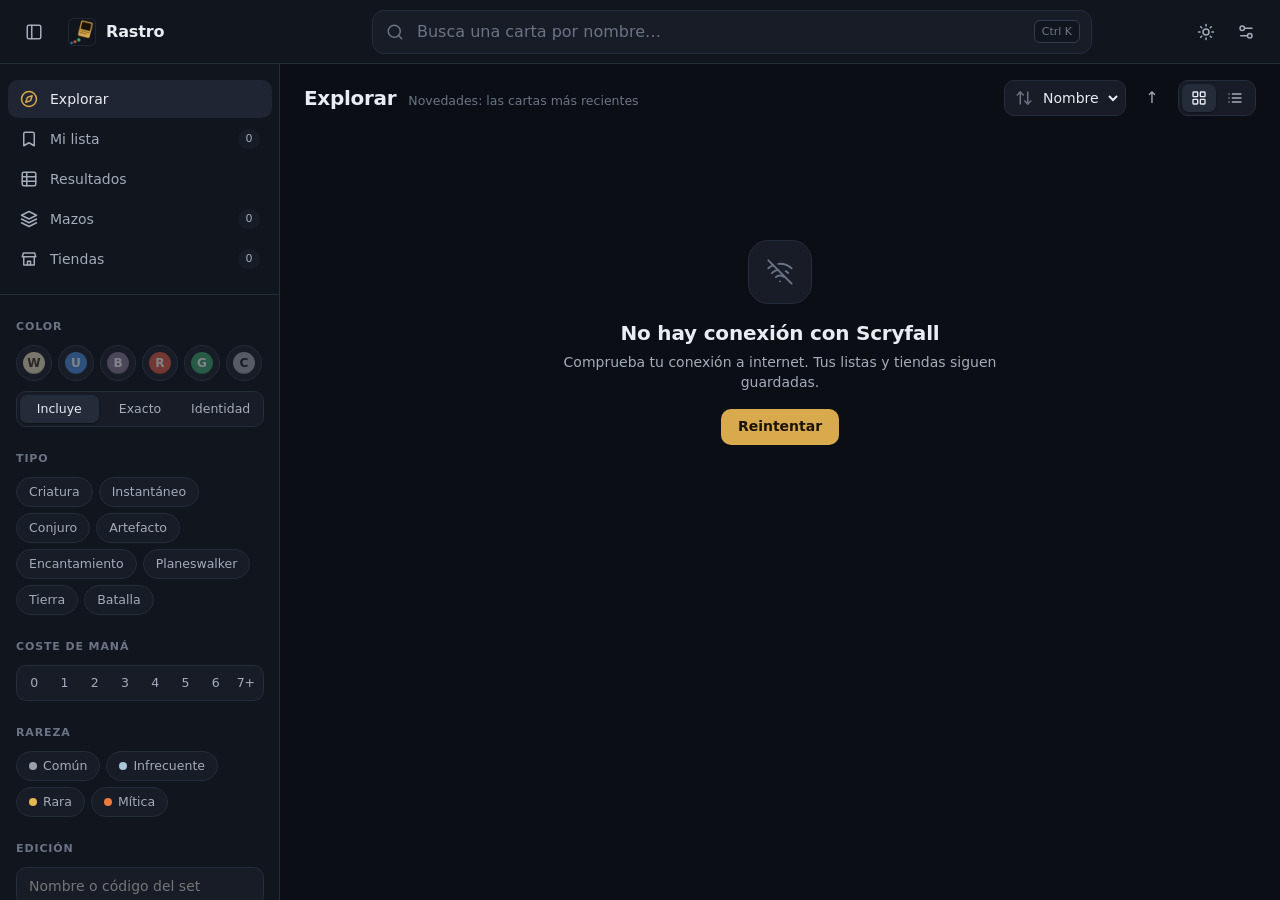
<file: ui/index.html>
<!doctype html>
<html lang="es" data-theme="dark">
<head>
<meta charset="utf-8">
<meta name="viewport" content="width=device-width, initial-scale=1">
<title>Rastro</title>
<link rel="icon" href="logo.png">
<link rel="stylesheet" href="theme.css">
<link rel="stylesheet" href="app.css">
</head>
<body>

<!-- Iconos lineales (estilo Lucide, trazo 2) -->
<svg width="0" height="0" style="position:absolute" aria-hidden="true">
  <defs>
    <symbol id="i-search" viewBox="0 0 24 24"><circle cx="11" cy="11" r="8"/><path d="m21 21-4.3-4.3"/></symbol>
    <symbol id="i-x" viewBox="0 0 24 24"><path d="M18 6 6 18"/><path d="m6 6 12 12"/></symbol>
    <symbol id="i-plus" viewBox="0 0 24 24"><path d="M5 12h14"/><path d="M12 5v14"/></symbol>
    <symbol id="i-check" viewBox="0 0 24 24"><path d="M20 6 9 17l-5-5"/></symbol>
    <symbol id="i-grid" viewBox="0 0 24 24"><rect width="7" height="7" x="3" y="3" rx="1"/><rect width="7" height="7" x="14" y="3" rx="1"/><rect width="7" height="7" x="14" y="14" rx="1"/><rect width="7" height="7" x="3" y="14" rx="1"/></symbol>
    <symbol id="i-list" viewBox="0 0 24 24"><path d="M8 6h13"/><path d="M8 12h13"/><path d="M8 18h13"/><path d="M3 6h.01"/><path d="M3 12h.01"/><path d="M3 18h.01"/></symbol>
    <symbol id="i-sun" viewBox="0 0 24 24"><circle cx="12" cy="12" r="4"/><path d="M12 2v2"/><path d="M12 20v2"/><path d="m4.93 4.93 1.41 1.41"/><path d="m17.66 17.66 1.41 1.41"/><path d="M2 12h2"/><path d="M20 12h2"/><path d="m6.34 17.66-1.41 1.41"/><path d="m19.07 4.93-1.41 1.41"/></symbol>
    <symbol id="i-moon" viewBox="0 0 24 24"><path d="M12 3a6 6 0 0 0 9 9 9 9 0 1 1-9-9Z"/></symbol>
    <symbol id="i-panel" viewBox="0 0 24 24"><rect width="18" height="18" x="3" y="3" rx="2"/><path d="M9 3v18"/></symbol>
    <symbol id="i-compass" viewBox="0 0 24 24"><circle cx="12" cy="12" r="10"/><path d="m16.24 7.76-2.12 6.36-6.36 2.12 2.12-6.36 6.36-2.12z"/></symbol>
    <symbol id="i-bookmark" viewBox="0 0 24 24"><path d="m19 21-7-4-7 4V5a2 2 0 0 1 2-2h10a2 2 0 0 1 2 2v16z"/></symbol>
    <symbol id="i-store" viewBox="0 0 24 24"><path d="M3 9h18l-1.5-5h-15z"/><path d="M5 9v11h14V9"/><path d="M10 20v-5h4v5"/></symbol>
    <symbol id="i-external" viewBox="0 0 24 24"><path d="M15 3h6v6"/><path d="M10 14 21 3"/><path d="M18 13v6a2 2 0 0 1-2 2H5a2 2 0 0 1-2-2V8a2 2 0 0 1 2-2h6"/></symbol>
    <symbol id="i-wifi-off" viewBox="0 0 24 24"><path d="M12 20h.01"/><path d="M8.5 16.43a5 5 0 0 1 7 0"/><path d="M2 8.82a15 15 0 0 1 4.17-2.65"/><path d="M10.66 5c4.01-.36 8.14.9 11.34 3.76"/><path d="M16.85 11.25a10 10 0 0 1 2.22 1.68"/><path d="M5 13a10 10 0 0 1 5.24-2.76"/><path d="m2 2 20 20"/></symbol>
    <symbol id="i-search-x" viewBox="0 0 24 24"><path d="m13.5 8.5-5 5"/><path d="m8.5 8.5 5 5"/><circle cx="11" cy="11" r="8"/><path d="m21 21-4.3-4.3"/></symbol>
    <symbol id="i-flip" viewBox="0 0 24 24"><path d="M3 12a9 9 0 0 1 9-9 9.75 9.75 0 0 1 6.74 2.74L21 8"/><path d="M21 3v5h-5"/><path d="M21 12a9 9 0 0 1-9 9 9.75 9.75 0 0 1-6.74-2.74L3 16"/><path d="M8 16H3v5"/></symbol>
    <symbol id="i-sort" viewBox="0 0 24 24"><path d="m21 16-4 4-4-4"/><path d="M17 20V4"/><path d="m3 8 4-4 4 4"/><path d="M7 4v16"/></symbol>
    <symbol id="i-download" viewBox="0 0 24 24"><path d="M12 15V3"/><path d="M21 15v4a2 2 0 0 1-2 2H5a2 2 0 0 1-2-2v-4"/><path d="m7 10 5 5 5-5"/></symbol>
    <symbol id="i-trash" viewBox="0 0 24 24"><path d="M3 6h18"/><path d="M19 6v14a2 2 0 0 1-2 2H7a2 2 0 0 1-2-2V6"/><path d="M8 6V4a2 2 0 0 1 2-2h4a2 2 0 0 1 2 2v2"/></symbol>
    <symbol id="i-table" viewBox="0 0 24 24"><rect width="18" height="18" x="3" y="3" rx="2"/><path d="M3 9h18"/><path d="M3 15h18"/><path d="M9 3v18"/></symbol>
    <symbol id="i-clipboard" viewBox="0 0 24 24"><rect width="8" height="4" x="8" y="2" rx="1"/><path d="M16 4h2a2 2 0 0 1 2 2v14a2 2 0 0 1-2 2H6a2 2 0 0 1-2-2V6a2 2 0 0 1 2-2h2"/></symbol>
    <symbol id="i-alert" viewBox="0 0 24 24"><path d="m21.73 18-8-14a2 2 0 0 0-3.48 0l-8 14A2 2 0 0 0 4 21h16a2 2 0 0 0 1.73-3"/><path d="M12 9v4"/><path d="M12 17h.01"/></symbol>
    <symbol id="i-camera" viewBox="0 0 24 24"><path d="M14.5 4h-5L7 7H4a2 2 0 0 0-2 2v9a2 2 0 0 0 2 2h16a2 2 0 0 0 2-2V9a2 2 0 0 0-2-2h-3l-2.5-3z"/><circle cx="12" cy="13" r="3"/></symbol>
    <symbol id="i-settings" viewBox="0 0 24 24"><path d="M20 7h-9"/><path d="M14 17H5"/><circle cx="17" cy="17" r="3"/><circle cx="7" cy="7" r="3"/></symbol>
    <symbol id="i-layers" viewBox="0 0 24 24"><path d="m12 2 10 5-10 5L2 7z"/><path d="m2 17 10 5 10-5"/><path d="m2 12 10 5 10-5"/></symbol>
    <symbol id="i-radar" viewBox="0 0 24 24"><path d="M19.07 4.93A10 10 0 0 0 6.99 3.34"/><path d="M4 6h.01"/><path d="M2.29 9.62A10 10 0 1 0 21.31 8.35"/><path d="M16.24 7.76A6 6 0 1 0 8.23 16.67"/><path d="M12 18h.01"/><path d="M17.99 11.66A6 6 0 0 1 15.77 16.67"/><circle cx="12" cy="12" r="2"/><path d="m13.41 10.59 5.66-5.66"/></symbol>
  </defs>
</svg>

<header class="topbar">
  <button class="icon-btn" id="btnSidebar" title="Mostrar/ocultar filtros"><svg class="ic"><use href="#i-panel"/></svg></button>
  <div class="brand">
    <img class="brand-mark" src="logo.png" alt="" aria-hidden="true">
    <span class="brand-name">Rastro</span>
  </div>

  <div class="search" id="search">
    <svg class="ic search-ic"><use href="#i-search"/></svg>
    <input id="q" type="text" autocomplete="off" spellcheck="false"
           placeholder="Busca una carta por nombre…" aria-label="Buscar carta" role="combobox"
           aria-expanded="false" aria-controls="suggest">
    <button class="icon-btn sm" id="qClear" title="Borrar" hidden><svg class="ic"><use href="#i-x"/></svg></button>
    <kbd class="kbd">Ctrl K</kbd>
    <ul class="suggest" id="suggest" role="listbox" hidden></ul>
  </div>

  <div class="top-actions">
    <button class="icon-btn" id="btnTheme" title="Cambiar tema"><svg class="ic"><use href="#i-sun"/></svg></button>
    <button class="icon-btn" id="btnOptions" title="Opciones"><svg class="ic"><use href="#i-settings"/></svg></button>
  </div>
</header>

<div class="layout" id="layout">
  <aside class="sidebar" id="sidebar">
    <nav class="nav">
      <button class="nav-item active" data-view="explore"><svg class="ic"><use href="#i-compass"/></svg>Explorar</button>
      <button class="nav-item" data-view="list"><svg class="ic"><use href="#i-bookmark"/></svg>Mi lista<span class="count" id="countList">0</span></button>
      <button class="nav-item" data-view="results"><svg class="ic"><use href="#i-table"/></svg>Resultados</button>
      <button class="nav-item" data-view="decks"><svg class="ic"><use href="#i-layers"/></svg>Mazos<span class="count" id="countDecks">0</span></button>
      <button class="nav-item" data-view="shops"><svg class="ic"><use href="#i-store"/></svg>Tiendas<span class="count" id="countShops">0</span></button>
    </nav>

    <div class="filters" id="filters">
      <section class="f-group">
        <h3>Color</h3>
        <div class="mana-toggles" id="fColor">
          <button class="mana-btn" data-v="w" title="Blanco"><span class="pip pip-w">W</span></button>
          <button class="mana-btn" data-v="u" title="Azul"><span class="pip pip-u">U</span></button>
          <button class="mana-btn" data-v="b" title="Negro"><span class="pip pip-b">B</span></button>
          <button class="mana-btn" data-v="r" title="Rojo"><span class="pip pip-r">R</span></button>
          <button class="mana-btn" data-v="g" title="Verde"><span class="pip pip-g">G</span></button>
          <button class="mana-btn" data-v="c" title="Incoloro"><span class="pip pip-c">C</span></button>
        </div>
        <div class="seg" id="fColorMode">
          <button data-v="incl" class="on" title="Tiene al menos estos colores">Incluye</button>
          <button data-v="exact" title="Exactamente estos colores">Exacto</button>
          <button data-v="id" title="Identidad de color dentro de estos (Commander)">Identidad</button>
        </div>
      </section>

      <section class="f-group">
        <h3>Tipo</h3>
        <div class="chips-select" id="fType">
          <button data-v="creature">Criatura</button>
          <button data-v="instant">Instantáneo</button>
          <button data-v="sorcery">Conjuro</button>
          <button data-v="artifact">Artefacto</button>
          <button data-v="enchantment">Encantamiento</button>
          <button data-v="planeswalker">Planeswalker</button>
          <button data-v="land">Tierra</button>
          <button data-v="battle">Batalla</button>
        </div>
      </section>

      <section class="f-group">
        <h3>Coste de maná</h3>
        <div class="seg cmc" id="fCmc">
          <button data-v="0">0</button><button data-v="1">1</button><button data-v="2">2</button>
          <button data-v="3">3</button><button data-v="4">4</button><button data-v="5">5</button>
          <button data-v="6">6</button><button data-v="7">7+</button>
        </div>
      </section>

      <section class="f-group">
        <h3>Rareza</h3>
        <div class="chips-select" id="fRarity">
          <button data-v="c"><i class="rdot rar-common"></i>Común</button>
          <button data-v="u"><i class="rdot rar-uncommon"></i>Infrecuente</button>
          <button data-v="r"><i class="rdot rar-rare"></i>Rara</button>
          <button data-v="m"><i class="rdot rar-mythic"></i>Mítica</button>
        </div>
      </section>

      <section class="f-group">
        <h3>Edición</h3>
        <input class="field" id="fSet" list="setList" placeholder="Nombre o código del set">
        <datalist id="setList"></datalist>
      </section>

      <section class="f-group">
        <h3>Legal en formato</h3>
        <select class="field" id="fFormat">
          <option value="">Cualquiera</option>
          <option value="standard">Standard</option>
          <option value="pioneer">Pioneer</option>
          <option value="modern">Modern</option>
          <option value="legacy">Legacy</option>
          <option value="vintage">Vintage</option>
          <option value="commander">Commander</option>
          <option value="pauper">Pauper</option>
        </select>
      </section>
    </div>

    <div class="filters" id="offerFilters" hidden>
      <p class="f-note">Se aplican a todas las cartas de tu lista al buscar en tiendas.</p>
      <section class="f-group">
        <h3>Idioma</h3>
        <div class="chips-select" id="oLang">
          <button data-v="es">Español</button>
          <button data-v="en">Inglés</button>
          <button data-v="fr">Francés</button>
          <button data-v="de">Alemán</button>
          <button data-v="it">Italiano</button>
          <button data-v="pt">Portugués</button>
          <button data-v="ja">Japonés</button>
        </div>
      </section>
      <section class="f-group">
        <h3>Estado mínimo</h3>
        <div class="seg" id="oCond">
          <button data-v="" class="on">Todos</button><button data-v="NM" title="Near Mint">NM</button>
          <button data-v="EX" title="Excellent">EX</button><button data-v="GD" title="Good">GD</button>
          <button data-v="LP" title="Light Played">LP</button><button data-v="PL" title="Played">PL</button>
        </div>
      </section>
      <section class="f-group">
        <h3>Foil</h3>
        <div class="seg" id="oFoil">
          <button data-v="" class="on">Da igual</button><button data-v="si">Solo foil</button><button data-v="no">Sin foil</button>
        </div>
      </section>
      <section class="f-group">
        <h3>Precio máximo por carta</h3>
        <div class="money"><input class="field" id="oMax" inputmode="decimal" placeholder="Sin límite"><span>€</span></div>
      </section>
    </div>
  </aside>

  <main class="content" id="content">
    <div class="toolbar">
      <div class="toolbar-left">
        <h1 class="view-title" id="viewTitle">Explorar</h1>
        <span class="result-count" id="resultCount"></span>
      </div>
      <div class="toolbar-right">
        <label class="sort">
          <svg class="ic"><use href="#i-sort"/></svg>
          <select id="sort" aria-label="Ordenar">
            <option value="name">Nombre</option>
            <option value="cmc">Coste</option>
            <option value="eur">Precio</option>
            <option value="released">Fecha</option>
          </select>
        </label>
        <button class="icon-btn" id="sortDir" title="Invertir orden">↑</button>
        <div class="seg view-toggle">
          <button data-v="grid" class="on" title="Rejilla"><svg class="ic"><use href="#i-grid"/></svg></button>
          <button data-v="rows" title="Lista compacta"><svg class="ic"><use href="#i-list"/></svg></button>
        </div>
      </div>
    </div>
    <div class="active-chips" id="activeChips"></div>
    <div class="runbar" id="runBar" hidden>
      <div class="runbar-top">
        <span class="spinner" aria-hidden="true"></span>
        <span class="runbar-text" id="runText">Preparando…</span>
        <span class="runbar-count" id="runCount"></span>
        <button class="btn sm" id="btnStop">Parar</button>
      </div>
      <div class="progress"><i id="runProgress"></i></div>
      <div class="run-alert" id="runAlert" hidden></div>
      <div class="run-shops" id="runShops"></div>
      <p class="runbar-hint">Las páginas se leen en <span class="nav-name">tu navegador</span>, en una ventana minimizada de Rastro que se cierra al terminar. Puedes seguir usándolo con normalidad. Si sale una verificación, la ventana aparecerá para que la marques.</p>
    </div>

    <div class="scroller" id="scroller">
      <div class="results grid" id="results"></div>
      <div class="sentinel" id="sentinel"></div>
    </div>
  </main>

  <aside class="detail" id="detail" aria-hidden="true">
    <div class="detail-inner" id="detailBody"></div>
  </aside>
</div>

<div class="scrim" id="scrim"></div>
<div class="foto-preview skel" id="fotoPreview" hidden aria-hidden="true"></div>

<dialog class="modal" id="pasteDlg">
  <form method="dialog" class="modal-body" id="pasteForm">
    <header class="modal-head">
      <h2>Pegar lista de cartas</h2>
      <button class="icon-btn" value="cancel" formnovalidate title="Cerrar"><svg class="ic"><use href="#i-x"/></svg></button>
    </header>
    <p class="modal-note">Una carta por línea o una decklist con cantidades. Formatos válidos: <code>Lightning Bolt</code>, <code>4 Lightning Bolt</code>, <code>4x Sol Ring</code>, <code>1 Fire // Ice (MH2) 290</code>. Las líneas <code>Sideboard</code>, <code>Deck</code> y los comentarios se ignoran.</p>
    <textarea class="field area" id="pasteText" rows="12" spellcheck="false" placeholder="4 Lightning Bolt&#10;2 Counterspell&#10;1 Sol Ring (C21) 263"></textarea>
    <div class="paste-status" id="pasteStatus" aria-live="polite"></div>
    <footer class="modal-foot">
      <label class="check"><input type="checkbox" id="pasteReplace">Reemplazar mi lista actual</label>
      <button class="btn primary" id="pasteGo" value="default"><svg class="ic"><use href="#i-plus"/></svg>Añadir cartas</button>
    </footer>
  </form>
</dialog>
<dialog class="modal" id="setupDlg">
  <div class="modal-body">
    <header class="modal-head"><h2>Primeros pasos</h2></header>
    <p class="setup-warn" id="setupWhy" hidden></p>
    <p class="modal-note">Rastro lee Cardmarket a través de tu navegador (<span class="nav-name">tu navegador</span>) con una pequeña extensión. Instálala una vez siguiendo estos pasos.</p>
    <p class="setup-warn" id="setupWarn" hidden>Tu navegador predeterminado (<span class="nav-name"></span>) no admite la extensión. Instala Chrome, Edge o Brave (en Windows, Edge ya viene instalado), ponlo como navegador predeterminado y vuelve a abrir Rastro.</p>
    <ol class="setup-steps">
      <li><b>Descarga la extensión.</b> Elige dónde guardarla (por ejemplo, Documentos); se creará la carpeta <code>Rastro-extension</code>. No la borres después: <span class="nav-name">tu navegador</span> la usa desde ahí.
        <button class="btn sm" id="setupFolder"><svg class="ic"><use href="#i-download"/></svg>Descargar extensión</button>
        <span class="setup-saved" id="setupSaved"></span></li>
      <li><b>Abre las extensiones de <span class="nav-name">tu navegador</span>.</b> Copia la dirección, pégala en la barra de direcciones de <span class="nav-name">tu navegador</span> y pulsa Intro. (Los navegadores no dejan que otras apps abran esa página.)
        <button class="btn sm" id="setupCopy"><svg class="ic"><use href="#i-clipboard"/></svg>Copiar <span class="nav-ext"></span></button></li>
      <li><b>Activa el Modo desarrollador</b> (un interruptor en esa misma página).</li>
      <li><b>Pulsa «Cargar descomprimida»</b> (en Edge, «Cargar desempaquetada») y elige la carpeta <code>Rastro-extension</code> que guardaste en el paso 1.</li>
      <li><b>Prueba que funciona.</b> Se abrirá una pestaña de Cardmarket en <span class="nav-name">tu navegador</span>; si sale una verificación, márcala.
        <button class="btn sm" id="setupTest"><svg class="ic"><use href="#i-check"/></svg>Probar</button></li>
    </ol>
    <div class="paste-status" id="setupStatus" aria-live="polite"></div>
    <footer class="modal-foot">
      <button class="btn sm ghost" id="setupSkip">Omitir por ahora</button>
      <button class="btn primary" id="setupGo" disabled>Continuar</button>
    </footer>
  </div>
</dialog>
<dialog class="modal" id="deckDlg">
  <form method="dialog" class="modal-body" id="deckForm">
    <header class="modal-head">
      <h2 id="deckDlgTitle">Nuevo mazo</h2>
      <button class="icon-btn" value="cancel" formnovalidate title="Cerrar"><svg class="ic"><use href="#i-x"/></svg></button>
    </header>
    <div class="deck-dlg-row">
      <label class="deck-dlg-field">Nombre<input class="field" id="deckDlgName" placeholder="Por ejemplo, Atraxa superfriends"></label>
      <label class="deck-dlg-field">Formato<select class="field" id="deckDlgFormat">
        <option value="commander">Commander</option><option value="brawl">Brawl</option><option value="standard">Standard</option>
        <option value="pioneer">Pioneer</option><option value="modern">Modern</option><option value="legacy">Legacy</option>
        <option value="vintage">Vintage</option><option value="pauper">Pauper</option><option value="limited">Limitado</option><option value="casual">Casual</option>
      </select></label>
    </div>
    <p class="modal-note">Lista opcional: pega el <b>enlace de un mazo público de Moxfield</b> y se importa entero (nombre, formato, comandante y banquillo), o pega la lista de Moxfield, Archidekt, Arena o MTGO. Las secciones <code>Commander</code>, <code>Deck</code> y <code>Sideboard</code> (o <code>SB:</code>) se respetan. También puedes dejarla vacía y añadir cartas después.</p>
    <textarea class="field area" id="deckDlgText" rows="10" spellcheck="false" placeholder="https://moxfield.com/decks/…&#10;&#10;o la lista:&#10;Commander&#10;1 Atraxa, Praetors' Voice&#10;&#10;Deck&#10;1 Sol Ring (C21) 263&#10;1 Command Tower"></textarea>
    <div class="paste-status" id="deckDlgStatus" aria-live="polite"></div>
    <footer class="modal-foot">
      <span></span>
      <button class="btn primary" id="deckDlgGo" value="default"><svg class="ic"><use href="#i-plus"/></svg>Crear mazo</button>
    </footer>
  </form>
</dialog>
<dialog class="modal art-dlg" id="artDlg">
  <form method="dialog" class="modal-body">
    <header class="modal-head">
      <h2 id="artTitle">Arte</h2>
      <button class="icon-btn" value="cancel" formnovalidate title="Cerrar"><svg class="ic"><use href="#i-x"/></svg></button>
    </header>
    <p class="modal-note">Elige la edición. Se conservan las copias, la zona y si la tienes; el precio pasa a ser el de esa edición.</p>
    <label class="check"><input type="checkbox" id="artFoil">Versión foil (las ediciones que solo existen en foil lo son siempre)</label>
    <div class="art-grid" id="artGrid"></div>
  </form>
</dialog>
<dialog class="modal" id="optDlg">
  <form method="dialog" class="modal-body" id="optForm">
    <header class="modal-head">
      <h2>Opciones</h2>
      <button class="icon-btn" value="cancel" formnovalidate title="Cerrar"><svg class="ic"><use href="#i-x"/></svg></button>
    </header>
    <section class="opt-group">
      <h3>Búsqueda en tiendas</h3>
      <label class="opt"><span>Pausa entre páginas<small>Mínimo 1,5 s. Más pausa es más lento, pero Cardmarket pedirá ir despacio menos veces.</small></span>
        <span class="opt-num"><input class="field" id="optPausa" type="number" min="1.5" max="30" step="0.5"> s</span></label>
      <label class="opt"><span>Esperar a la extensión<small>Si en este tiempo no contesta, la búsqueda se para y se abren los primeros pasos.</small></span>
        <span class="opt-num"><input class="field" id="optEspera" type="number" min="10" max="120" step="5"> s</span></label>
      <label class="opt"><span>Ver la ventana de búsqueda<small>Desactivado, la ventana del navegador queda minimizada y solo aparece si hay verificación.</small></span>
        <input type="checkbox" class="opt-check" id="optVer"></label>
    </section>
    <section class="opt-group">
      <h3>Apariencia</h3>
      <label class="opt"><span>Efecto foil<small>Brillo en las cartas que solo existen en foil, las que marcas foil en un mazo y las que pides "Solo foil" en Mi lista.</small></span>
        <input type="checkbox" class="opt-check" id="optFoil"></label>
    </section>
    <section class="opt-group">
      <h3>Caché</h3>
      <label class="opt"><span>Recordar páginas leídas<small>Lo consultado en este tiempo no se vuelve a pedir. 0 = siempre datos frescos.</small></span>
        <span class="opt-num"><input class="field" id="optCache" type="number" min="0" max="72" step="1"> h</span></label>
      <div class="opt"><span>Vaciar caché<small>Borra las páginas guardadas; la próxima búsqueda las pedirá de nuevo.</small></span>
        <button type="button" class="btn sm" id="optClear"><svg class="ic"><use href="#i-trash"/></svg>Vaciar</button></div>
    </section>
    <section class="opt-group">
      <h3>Extensión</h3>
      <div class="opt"><span>Primeros pasos<small>Vuelve a descargar, instalar o probar la extensión (por ejemplo, tras actualizar Rastro).</small></span>
        <button type="button" class="btn sm" id="optSetup">Abrir</button></div>
    </section>
    <footer class="modal-foot">
      <span class="opt-version"><span id="optVersion"></span><button type="button" class="btn sm" id="optUpdate">Buscar actualización</button><button type="button" class="btn sm ghost" id="optReset">Valores por defecto</button></span>
      <button class="btn primary" value="default">Hecho</button>
    </footer>
  </form>
</dialog>
<div class="toast" id="toast" role="status"></div>

<script src="app.js"></script>
<script src="mazos.js"></script>
</body>
</html>
</file>
<file: ui/theme.css>
/* Rastro: tokens de diseño. Cambia aquí colores, fuentes, radios y espaciados. */

:root {
  /* Tipografía */
  --font: "Inter", "Segoe UI Variable Text", "Segoe UI", system-ui, sans-serif;
  --font-display: "Inter Display", "Segoe UI Variable Display", "Segoe UI", system-ui, sans-serif;
  --fs-xs: 11px;
  --fs-sm: 12.5px;
  --fs-md: 14px;
  --fs-lg: 16px;
  --fs-xl: 20px;
  --fs-2xl: 28px;

  /* Espaciado (sistema de 8 px, con medio paso de 4) */
  --s-1: 4px;
  --s-2: 8px;
  --s-3: 16px;
  --s-4: 24px;
  --s-5: 32px;
  --s-6: 48px;

  /* Radios */
  --r-sm: 6px;
  --r-md: 10px;
  --r-lg: 12px;
  --r-pill: 999px;

  /* Medidas de layout */
  --topbar-h: 64px;
  --sidebar-w: 280px;
  --detail-w: 420px;
  --card-min: 180px;

  /* Movimiento */
  --ease: cubic-bezier(.2, .8, .2, 1);
  --t-fast: 120ms;
  --t-med: 220ms;

  /* Colores de maná: solo para pips, chips de filtro y detalles */
  --mana-w: #f1e6c4;
  --mana-w-ink: #3b3320;
  --mana-u: #4b8fe2;
  --mana-b: #8a7a96;
  --mana-r: #e45b43;
  --mana-g: #3ea96c;
  --mana-c: #a3a8b3;

  /* Rarezas */
  --rar-common: #9aa1ad;
  --rar-uncommon: #a9c4d8;
  --rar-rare: #e2b754;
  --rar-mythic: #ec7a3c;

  /* Estado de legalidad */
  --ok: #3ea96c;
  --warn: #e2b754;
  --bad: #e45b43;
}

/* Tema oscuro (por defecto) */
:root,
:root[data-theme="dark"] {
  color-scheme: dark;
  --bg: #0b0e14;
  --surface-1: #11151d;
  --surface-2: #171c26;
  --surface-3: #1f2532;
  --surface-hover: #242b39;
  --border: #252c3a;
  --border-strong: #343d4f;
  --text: #e9ecf2;
  --text-2: #a4acbb;
  --text-3: #6b7486;
  --accent: #d9a94e;          /* oro de coleccionista */
  --accent-ink: #1a1408;
  --accent-soft: rgba(217, 169, 78, .14);
  --focus: rgba(217, 169, 78, .45);
  --shadow-sm: 0 1px 2px rgba(0, 0, 0, .4);
  --shadow-md: 0 6px 18px rgba(0, 0, 0, .35), 0 1px 3px rgba(0, 0, 0, .4);
  --shadow-lg: 0 18px 48px rgba(0, 0, 0, .55), 0 2px 6px rgba(0, 0, 0, .4);
  --skeleton-a: #161b24;
  --skeleton-b: #202736;
  --scrim: rgba(4, 6, 10, .6);
}

/* Tema claro */
:root[data-theme="light"] {
  color-scheme: light;
  --bg: #f4f5f8;
  --surface-1: #ffffff;
  --surface-2: #f7f8fb;
  --surface-3: #eceef3;
  --surface-hover: #e6e9f0;
  --border: #e1e4eb;
  --border-strong: #cdd2dc;
  --text: #141821;
  --text-2: #4f5869;
  --text-3: #8a93a3;
  --accent: #a87516;
  --accent-ink: #ffffff;
  --accent-soft: rgba(168, 117, 22, .12);
  --focus: rgba(168, 117, 22, .4);
  --shadow-sm: 0 1px 2px rgba(16, 24, 40, .06);
  --shadow-md: 0 6px 18px rgba(16, 24, 40, .08), 0 1px 3px rgba(16, 24, 40, .08);
  --shadow-lg: 0 18px 48px rgba(16, 24, 40, .16), 0 2px 6px rgba(16, 24, 40, .08);
  --skeleton-a: #eceef3;
  --skeleton-b: #f6f7fa;
  --scrim: rgba(20, 24, 33, .35);
  --mana-w: #efe2b8;
  --rar-common: #6f7684;
  --rar-uncommon: #6f8ea6;
}
</file>
<file: ui/app.css>
/* Componentes y layout. Los valores salen de theme.css. */

* { box-sizing: border-box; }
html, body { height: 100%; margin: 0; }
body {
  background: var(--bg);
  color: var(--text);
  font: 400 var(--fs-md)/1.45 var(--font);
  -webkit-font-smoothing: antialiased;
  overflow: hidden;
  transition: background var(--t-med) var(--ease), color var(--t-med) var(--ease);
}
button, input, select { font: inherit; color: inherit; }
button { cursor: pointer; background: none; border: 0; padding: 0; }
:focus-visible { outline: 2px solid var(--focus); outline-offset: 2px; border-radius: var(--r-sm); }
[hidden] { display: none !important; }

.ic { width: 18px; height: 18px; flex: none; fill: none; stroke: currentColor; stroke-width: 2; stroke-linecap: round; stroke-linejoin: round; }

::-webkit-scrollbar { width: 10px; height: 10px; }
::-webkit-scrollbar-thumb { background: var(--surface-3); border-radius: 10px; border: 2px solid transparent; background-clip: padding-box; }
::-webkit-scrollbar-thumb:hover { background: var(--border-strong); background-clip: padding-box; }

/* ---------- Topbar ---------- */
.topbar {
  height: var(--topbar-h);
  display: flex; align-items: center; gap: var(--s-3);
  padding: 0 var(--s-3);
  border-bottom: 1px solid var(--border);
  background: var(--surface-1);
  position: relative; z-index: 20;
}
.brand { display: flex; align-items: center; gap: 10px; min-width: calc(var(--sidebar-w) - 72px); }
.brand-name { font: 650 var(--fs-lg)/1 var(--font-display); letter-spacing: -.01em; }
.brand-mark { width: 28px; height: 28px; display: block; }

.icon-btn {
  width: 36px; height: 36px; border-radius: var(--r-md);
  display: inline-grid; place-items: center; color: var(--text-2);
  transition: background var(--t-fast), color var(--t-fast);
}
.icon-btn:hover { background: var(--surface-hover); color: var(--text); }
.icon-btn.sm { width: 28px; height: 28px; border-radius: var(--r-sm); }

.search { flex: 1; max-width: 720px; position: relative; display: flex; align-items: center; margin: 0 auto; }
.search input {
  width: 100%; height: 44px;
  padding: 0 96px 0 44px;
  border-radius: var(--r-lg);
  background: var(--surface-2);
  border: 1px solid var(--border);
  font-size: var(--fs-lg);
  transition: border-color var(--t-fast), background var(--t-fast), box-shadow var(--t-fast);
}
.search input::placeholder { color: var(--text-3); }
.search input:hover { border-color: var(--border-strong); }
.search input:focus { outline: none; border-color: var(--accent); background: var(--surface-1); box-shadow: 0 0 0 4px var(--accent-soft); }
.search-ic { position: absolute; left: 14px; color: var(--text-3); pointer-events: none; }
#qClear { position: absolute; right: 64px; }
.kbd {
  position: absolute; right: 12px;
  font: 500 var(--fs-xs)/1 var(--font); color: var(--text-3);
  padding: 5px 7px; border-radius: var(--r-sm);
  border: 1px solid var(--border-strong); background: var(--surface-1);
}
.suggest {
  position: absolute; top: calc(100% + 6px); left: 0; right: 0;
  list-style: none; margin: 0; padding: var(--s-1);
  background: var(--surface-2); border: 1px solid var(--border-strong);
  border-radius: var(--r-lg); box-shadow: var(--shadow-lg);
  animation: pop var(--t-med) var(--ease);
}
.suggest li {
  padding: 9px 12px; border-radius: var(--r-sm); cursor: pointer;
  display: flex; align-items: center; gap: 10px; color: var(--text-2);
}
.suggest li .ic { width: 15px; height: 15px; color: var(--text-3); }
.suggest li b { color: var(--text); font-weight: 600; }
.suggest li.on, .suggest li:hover { background: var(--surface-hover); color: var(--text); }
.top-actions { display: flex; gap: var(--s-1); }

/* ---------- Layout ---------- */
.layout {
  height: calc(100% - var(--topbar-h));
  display: grid;
  grid-template-columns: var(--sidebar-w) minmax(0, 1fr) 0;
  transition: grid-template-columns var(--t-med) var(--ease);
}
.sidebar { grid-column: 1; }
.content { grid-column: 2; }
.detail { grid-column: 3; }
body.no-sidebar .layout { grid-template-columns: 0 minmax(0, 1fr) 0; }
body.detail-open .layout { grid-template-columns: var(--sidebar-w) minmax(0, 1fr) var(--detail-w); }
body.no-sidebar.detail-open .layout { grid-template-columns: 0 minmax(0, 1fr) var(--detail-w); }

/* ---------- Sidebar ---------- */
.sidebar {
  overflow: hidden auto; min-width: 0;
  background: var(--surface-1);
  border-right: 1px solid var(--border);
}
body.no-sidebar .sidebar { border-right-color: transparent; }
.nav { padding: var(--s-3) var(--s-2) var(--s-2); display: grid; gap: 2px; width: var(--sidebar-w); }
.nav-item {
  display: flex; align-items: center; gap: 12px;
  height: 38px; padding: 0 12px; border-radius: var(--r-md);
  color: var(--text-2); font-weight: 500; text-align: left;
  transition: background var(--t-fast), color var(--t-fast);
}
.nav-item:hover { background: var(--surface-hover); color: var(--text); }
.nav-item.active { background: var(--surface-3); color: var(--text); }
.nav-item.active .ic { color: var(--accent); }
.nav-item .count {
  margin-left: auto; min-width: 22px; padding: 2px 7px; border-radius: var(--r-pill);
  background: var(--surface-2); color: var(--text-2); font-size: var(--fs-xs); text-align: center;
  font-variant-numeric: tabular-nums;
}
.filters { padding: var(--s-2) var(--s-3) var(--s-5); width: var(--sidebar-w); border-top: 1px solid var(--border); margin-top: var(--s-2); }
.f-group { padding: var(--s-3) 0 var(--s-2); }
.f-group h3 {
  margin: 0 0 10px; font-size: var(--fs-xs); font-weight: 600;
  text-transform: uppercase; letter-spacing: .08em; color: var(--text-3);
}
.mana-toggles { display: flex; gap: 6px; margin-bottom: 10px; }
.mana-btn {
  width: 36px; height: 36px; border-radius: 50%;
  display: grid; place-items: center;
  background: var(--surface-2); border: 1px solid var(--border);
  transition: transform var(--t-fast) var(--ease), border-color var(--t-fast), background var(--t-fast);
}
.mana-btn .pip { opacity: .45; transition: opacity var(--t-fast); }
.mana-btn:hover { transform: translateY(-1px); border-color: var(--border-strong); }
.mana-btn:hover .pip { opacity: .8; }
.mana-btn.on { border-color: var(--text-2); background: var(--surface-3); }
.mana-btn.on .pip { opacity: 1; }

.seg { display: flex; background: var(--surface-2); border: 1px solid var(--border); border-radius: var(--r-md); padding: 3px; gap: 2px; }
.seg button {
  flex: 1; height: 28px; padding: 0 8px; border-radius: 7px;
  color: var(--text-2); font-size: var(--fs-sm); font-weight: 500;
  display: inline-grid; place-items: center;
  transition: background var(--t-fast), color var(--t-fast);
}
.seg button:hover { color: var(--text); }
.seg button.on { background: var(--surface-hover); color: var(--text); box-shadow: var(--shadow-sm); }
.seg.cmc button { padding: 0; font-variant-numeric: tabular-nums; }

.chips-select { display: flex; flex-wrap: wrap; gap: 6px; }
.chips-select button {
  height: 30px; padding: 0 12px; border-radius: var(--r-pill);
  border: 1px solid var(--border); background: var(--surface-2);
  color: var(--text-2); font-size: var(--fs-sm); font-weight: 500;
  display: inline-flex; align-items: center; gap: 6px;
  transition: all var(--t-fast);
}
.chips-select button:hover { border-color: var(--border-strong); color: var(--text); }
.chips-select button.on { border-color: var(--accent); color: var(--text); background: var(--accent-soft); }
.rdot { width: 8px; height: 8px; border-radius: 50%; display: inline-block; }
.rar-common { background: var(--rar-common); }
.rar-uncommon { background: var(--rar-uncommon); }
.rar-rare { background: var(--rar-rare); }
.rar-mythic { background: var(--rar-mythic); }

.field {
  width: 100%; height: 38px; padding: 0 12px;
  background: var(--surface-2); border: 1px solid var(--border); border-radius: var(--r-md);
  transition: border-color var(--t-fast);
}
.field:hover { border-color: var(--border-strong); }
.field:focus { outline: none; border-color: var(--accent); box-shadow: 0 0 0 3px var(--accent-soft); }
select.field { appearance: none; background-image: linear-gradient(45deg, transparent 50%, var(--text-3) 50%), linear-gradient(-45deg, transparent 50%, var(--text-3) 50%); background-position: right 16px top 17px, right 11px top 17px; background-size: 5px 5px; background-repeat: no-repeat; }

/* ---------- Pips de coste ---------- */
.pip {
  --pip: 18px;
  width: var(--pip); height: var(--pip); border-radius: 50%;
  display: inline-grid; place-items: center; flex: none;
  font: 700 calc(var(--pip) * .55)/1 var(--font); color: #fff;
  background: var(--mana-c); box-shadow: inset 0 -1px 0 rgba(0,0,0,.25);
  vertical-align: -3px;
}
.pip-w { background: var(--mana-w); color: var(--mana-w-ink); }
.pip-u { background: var(--mana-u); }
.pip-b { background: var(--mana-b); }
.pip-r { background: var(--mana-r); }
.pip-g { background: var(--mana-g); }
.pip-c, .pip-n { background: var(--mana-c); color: #1b1e24; }
.pip-t { background: var(--surface-3); color: var(--text); box-shadow: inset 0 0 0 1px var(--border-strong); }
.mana-btn .pip { --pip: 22px; }
.cost { display: inline-flex; gap: 2px; align-items: center; }

/* ---------- Content ---------- */
.content { display: flex; flex-direction: column; min-width: 0; min-height: 0; }
.toolbar {
  display: flex; align-items: center; justify-content: space-between; gap: var(--s-3);
  padding: var(--s-3) var(--s-4) var(--s-2);
}
.toolbar-left { display: flex; align-items: baseline; gap: 12px; min-width: 0; }
.view-title { margin: 0; font: 650 var(--fs-xl)/1.2 var(--font-display); letter-spacing: -.015em; }
.result-count { color: var(--text-3); font-size: var(--fs-sm); font-variant-numeric: tabular-nums; white-space: nowrap; }
.toolbar-right { display: flex; align-items: center; gap: var(--s-2); }
.sort {
  display: flex; align-items: center; gap: 6px; height: 36px; padding: 0 4px 0 10px;
  background: var(--surface-2); border: 1px solid var(--border); border-radius: var(--r-md); color: var(--text-3);
}
.sort select { background: transparent; border: 0; height: 100%; color: var(--text); padding-right: 6px; cursor: pointer; }
.sort select:focus { outline: none; }
.sort option { background: var(--surface-2); }
#sortDir { font-size: var(--fs-lg); }
.view-toggle button { width: 34px; padding: 0; }
.view-toggle .ic { width: 16px; height: 16px; }

.active-chips { display: flex; flex-wrap: wrap; gap: 6px; padding: 0 var(--s-4); }
.active-chips:not(:empty) { padding-bottom: var(--s-2); }
.chip {
  display: inline-flex; align-items: center; gap: 6px;
  height: 28px; padding: 0 6px 0 10px; border-radius: var(--r-pill);
  background: var(--surface-2); border: 1px solid var(--border);
  font-size: var(--fs-sm); color: var(--text-2);
  animation: pop var(--t-med) var(--ease);
}
.chip .pip { --pip: 14px; }
.chip button { width: 20px; height: 20px; border-radius: 50%; display: grid; place-items: center; color: var(--text-3); }
.chip button:hover { background: var(--surface-hover); color: var(--text); }
.chip button .ic { width: 12px; height: 12px; }
.chip.clear { padding: 0 12px; color: var(--text-3); background: transparent; border-style: dashed; cursor: pointer; }
.chip.clear:hover { color: var(--text); border-color: var(--border-strong); }

.scroller { flex: 1; overflow: auto; padding: var(--s-2) var(--s-4) var(--s-5); scroll-behavior: smooth; }
.sentinel { height: 1px; }

/* Rejilla */
.results.grid {
  display: grid; gap: var(--s-3);
  grid-template-columns: repeat(auto-fill, minmax(var(--card-min), 1fr));
}
.card {
  position: relative; cursor: pointer; border-radius: var(--r-lg);
  animation: rise var(--t-med) var(--ease) both;
  animation-delay: calc(min(var(--i, 0), 20) * 18ms);
}
.card .art {
  aspect-ratio: 63 / 88; border-radius: var(--r-lg); overflow: hidden; position: relative;
  background: var(--surface-2);
  box-shadow: var(--shadow-sm);
  transition: transform var(--t-med) var(--ease), box-shadow var(--t-med) var(--ease);
}
.card img { width: 100%; height: 100%; object-fit: cover; display: block; opacity: 0; transition: opacity var(--t-med); }
.card img.loaded { opacity: 1; }
.card:hover .art, .card:focus-visible .art { transform: translateY(-4px) scale(1.015); box-shadow: var(--shadow-lg); }
.card.selected .art { box-shadow: 0 0 0 2px var(--accent), var(--shadow-md); }
.card .meta { padding: 10px 2px 0; display: grid; gap: 2px; }
.card .name { font-weight: 600; white-space: nowrap; overflow: hidden; text-overflow: ellipsis; }
.card .sub { display: flex; align-items: center; gap: 6px; color: var(--text-3); font-size: var(--fs-sm); }
.card .sub .set { white-space: nowrap; overflow: hidden; text-overflow: ellipsis; min-width: 0; }
.card, .card .meta, .card .sub, .card .name { min-width: 0; }
.card .price { margin-left: auto; color: var(--text-2); font-variant-numeric: tabular-nums; white-space: nowrap; }
.add-btn {
  position: absolute; top: 8px; right: 8px; z-index: 2;
  width: 32px; height: 32px; border-radius: 50%;
  display: grid; place-items: center;
  background: rgba(10, 12, 18, .72); color: #fff; backdrop-filter: blur(6px);
  opacity: 0; transform: scale(.9);
  transition: opacity var(--t-fast), transform var(--t-fast) var(--ease), background var(--t-fast);
}
.add-btn .ic { width: 16px; height: 16px; }
.card:hover .add-btn, .add-btn.in { opacity: 1; transform: scale(1); }
.add-btn:hover { background: rgba(10, 12, 18, .9); }
.add-btn.in { background: var(--accent); color: var(--accent-ink); }

/* Lista compacta */
.results.rows { display: grid; gap: 2px; }
.results.rows .card {
  display: grid; align-items: center; gap: var(--s-3);
  grid-template-columns: 44px minmax(160px, 2fr) minmax(70px, auto) minmax(120px, 2fr) minmax(110px, 1.4fr) 70px auto 36px;
  padding: 6px 10px; border-radius: var(--r-md);
  transition: background var(--t-fast);
}
.results.rows .card:hover { background: var(--surface-2); }
.results.rows .card.selected { background: var(--surface-3); }
.results.rows .art { width: 44px; height: 32px; aspect-ratio: auto; border-radius: var(--r-sm); }
.results.rows .card:hover .art { transform: none; box-shadow: none; }
.results.rows .add-btn { position: static; opacity: 1; transform: none; background: transparent; color: var(--text-3); }
.results.rows .add-btn:hover { background: var(--surface-hover); color: var(--text); }
.results.rows .add-btn.in { background: var(--accent-soft); color: var(--accent); }
.results.rows .meta { display: contents; }
.results.rows .name { padding: 0; }
.results.rows .type, .results.rows .setcol { color: var(--text-2); font-size: var(--fs-sm); white-space: nowrap; overflow: hidden; text-overflow: ellipsis; }
.results.rows .sub { display: none; }
.results.grid .row-only { display: none; }
.results.rows .price-col { text-align: right; color: var(--text-2); font-variant-numeric: tabular-nums; }

/* Skeletons */
.skel { background: linear-gradient(100deg, var(--skeleton-a) 30%, var(--skeleton-b) 50%, var(--skeleton-a) 70%); background-size: 300% 100%; animation: shimmer 1.4s linear infinite; }
.card.skeleton { cursor: default; animation: none; }
.card.skeleton .line { height: 12px; border-radius: 6px; margin-top: 10px; }
.card.skeleton .line.short { width: 55%; margin-top: 8px; }
.results.rows .card.skeleton .line { margin: 0; }

/* Estados vacíos */
.empty {
  grid-column: 1 / -1; display: grid; justify-items: center; text-align: center;
  padding: 12vh var(--s-4) var(--s-5); color: var(--text-2);
  animation: rise var(--t-med) var(--ease);
}
.empty .badge {
  width: 64px; height: 64px; border-radius: 20px; display: grid; place-items: center;
  background: var(--surface-2); border: 1px solid var(--border); color: var(--text-3);
  margin-bottom: var(--s-3);
}
.empty .badge .ic { width: 28px; height: 28px; stroke-width: 1.6; }
.empty h2 { margin: 0 0 6px; font: 650 var(--fs-xl)/1.3 var(--font-display); color: var(--text); letter-spacing: -.01em; }
.empty p { margin: 0 0 var(--s-3); max-width: 440px; }
.empty .suggestions { display: flex; flex-wrap: wrap; gap: var(--s-2); justify-content: center; }
.btn {
  height: 36px; padding: 0 16px; border-radius: var(--r-md);
  display: inline-flex; align-items: center; gap: 8px; font-weight: 550;
  background: var(--surface-2); border: 1px solid var(--border);
  transition: background var(--t-fast), border-color var(--t-fast), transform var(--t-fast);
}
.btn:hover { background: var(--surface-hover); border-color: var(--border-strong); }
.btn:active { transform: translateY(1px); }
.btn.primary { background: var(--accent); border-color: transparent; color: var(--accent-ink); }
.btn.primary:hover { filter: brightness(1.08); background: var(--accent); }
.btn .ic { width: 16px; height: 16px; }
.btn.block { width: 100%; justify-content: center; height: 42px; }

/* ---------- Detalle ---------- */
.detail {
  overflow: hidden auto; min-width: 0;
  background: var(--surface-1); border-left: 1px solid var(--border);
}
body:not(.detail-open) .detail { border-left-color: transparent; }
.detail-inner { width: var(--detail-w); padding: var(--s-3) var(--s-4) var(--s-5); animation: fade var(--t-med) var(--ease); }
.detail-head { display: flex; justify-content: flex-end; gap: var(--s-1); margin-bottom: var(--s-2); }
.detail-img {
  position: relative; width: 100%; max-width: 340px; margin: 0 auto var(--s-4);
  aspect-ratio: 63 / 88; border-radius: 16px; overflow: hidden;
  box-shadow: var(--shadow-lg);
}
.detail-img img { width: 100%; height: 100%; object-fit: cover; display: block; opacity: 0; transition: opacity var(--t-med); }
.detail-img img.loaded { opacity: 1; }
.d-title { display: flex; align-items: flex-start; gap: var(--s-2); justify-content: space-between; }
.d-title h2 { margin: 0; font: 650 var(--fs-xl)/1.25 var(--font-display); letter-spacing: -.015em; }
.d-title .cost .pip { --pip: 20px; }
.d-type { color: var(--text-2); margin: 6px 0 var(--s-3); }
.d-text {
  background: var(--surface-2); border: 1px solid var(--border); border-radius: var(--r-lg);
  padding: var(--s-3); line-height: 1.6;
}
.d-text p { margin: 0 0 8px; }
.d-text p:last-child { margin: 0; }
.d-text .pip { --pip: 16px; }
.d-text .flavor { color: var(--text-3); font-style: italic; }
.d-text .pt { text-align: right; font-weight: 650; font-variant-numeric: tabular-nums; }
.d-face + .d-face { margin-top: var(--s-3); padding-top: var(--s-3); border-top: 1px solid var(--border); }
.d-section { margin-top: var(--s-4); }
.d-section h3 { margin: 0 0 10px; font-size: var(--fs-xs); font-weight: 600; text-transform: uppercase; letter-spacing: .08em; color: var(--text-3); }
.d-facts { display: grid; grid-template-columns: auto 1fr; gap: 8px var(--s-3); font-size: var(--fs-sm); }
.d-facts dt { color: var(--text-3); }
.d-facts dd { margin: 0; display: flex; align-items: center; gap: 6px; }
.legal { display: grid; grid-template-columns: 1fr 1fr; gap: 6px; }
.legal div {
  display: flex; justify-content: space-between; align-items: center;
  padding: 7px 10px; border-radius: var(--r-sm); background: var(--surface-2); font-size: var(--fs-sm);
}
.legal span { font-size: var(--fs-xs); font-weight: 600; padding: 2px 8px; border-radius: var(--r-pill); }
.legal .legal-ok { color: var(--ok); background: color-mix(in srgb, var(--ok) 14%, transparent); }
.legal .legal-no { color: var(--text-3); background: var(--surface-3); }
.legal .legal-ban { color: var(--bad); background: color-mix(in srgb, var(--bad) 14%, transparent); }
.legal .legal-res { color: var(--warn); background: color-mix(in srgb, var(--warn) 14%, transparent); }
.prices { display: grid; grid-template-columns: 1fr 1fr; gap: var(--s-2); margin-bottom: var(--s-2); }
.price-box { padding: 12px; border-radius: var(--r-md); background: var(--surface-2); border: 1px solid var(--border); }
.price-box small { display: block; color: var(--text-3); font-size: var(--fs-xs); margin-bottom: 2px; }
.price-box b { font: 650 var(--fs-xl)/1.2 var(--font-display); font-variant-numeric: tabular-nums; }
.link { color: var(--text-2); display: inline-flex; align-items: center; gap: 6px; font-size: var(--fs-sm); text-decoration: none; cursor: pointer; }
.link:hover { color: var(--accent); }
.link .ic { width: 14px; height: 14px; }
.d-actions { display: grid; gap: var(--s-2); margin-top: var(--s-4); }
.placeholder-box {
  padding: var(--s-3); border-radius: var(--r-lg); border: 1px dashed var(--border-strong);
  color: var(--text-3); font-size: var(--fs-sm); text-align: center;
}

/* Tiendas */
.shops { max-width: 640px; display: grid; gap: var(--s-3); }
.shop-add { display: flex; gap: var(--s-2); }
.shop-list { display: grid; gap: 6px; }
.shop-row {
  display: flex; align-items: center; gap: 12px; padding: 10px 12px;
  background: var(--surface-1); border: 1px solid var(--border); border-radius: var(--r-md);
  animation: rise var(--t-med) var(--ease);
}
.shop-row .avatar {
  width: 32px; height: 32px; border-radius: 50%; display: grid; place-items: center;
  background: var(--surface-3); font-weight: 650; color: var(--text-2); text-transform: uppercase;
}
.shop-row .grow { flex: 1; font-weight: 550; }

/* Toast */
.toast {
  position: fixed; left: 50%; bottom: var(--s-4); transform: translate(-50%, 20px);
  padding: 10px 16px; border-radius: var(--r-md);
  background: var(--surface-3); border: 1px solid var(--border-strong); box-shadow: var(--shadow-lg);
  opacity: 0; pointer-events: none; transition: opacity var(--t-med), transform var(--t-med) var(--ease);
  z-index: 50;
}
.toast.show { opacity: 1; transform: translate(-50%, 0); }

.scrim { display: none; }

/* ---------- Búsqueda en tiendas ---------- */
.f-note { margin: var(--s-3) 0 0; color: var(--text-3); font-size: var(--fs-sm); }
.money { position: relative; }
.money span { position: absolute; right: 12px; top: 50%; transform: translateY(-50%); color: var(--text-3); }
.btn.sm { height: 30px; padding: 0 12px; font-size: var(--fs-sm); }

.list-actions { grid-column: 1 / -1; display: flex; justify-content: flex-end; gap: var(--s-2); flex-wrap: wrap; }
.list-actions .summary { margin-right: auto; align-self: center; color: var(--text-2); font-size: var(--fs-sm); }
.list-actions .summary b { color: var(--text); font-variant-numeric: tabular-nums; }

.runbar {
  margin: 0 var(--s-4) var(--s-2); padding: 12px var(--s-3);
  background: var(--surface-1); border: 1px solid var(--border); border-radius: var(--r-lg);
  box-shadow: var(--shadow-sm); animation: rise var(--t-med) var(--ease);
}
.runbar-top { display: flex; align-items: center; gap: 10px; }
.runbar-text { flex: 1; min-width: 0; white-space: nowrap; overflow: hidden; text-overflow: ellipsis; }
.runbar-count { color: var(--text-3); font-size: var(--fs-sm); font-variant-numeric: tabular-nums; }
.runbar-hint { margin: 8px 0 0; color: var(--text-3); font-size: var(--fs-xs); }
.runbar.error { border-color: color-mix(in srgb, var(--bad) 50%, var(--border)); }
.runbar.error .spinner { display: none; }
.progress { height: 4px; margin-top: 10px; border-radius: 4px; background: var(--surface-3); overflow: hidden; }
.progress i { display: block; height: 100%; width: 100%; background: var(--accent); border-radius: 4px; transform: scaleX(0); transform-origin: left; transition: transform var(--t-med) var(--ease); }
.spinner {
  width: 16px; height: 16px; border-radius: 50%; flex: none;
  border: 2px solid var(--surface-3); border-top-color: var(--accent);
  animation: spin .8s linear infinite;
}

.avail { display: inline-flex; align-items: center; gap: 6px; font-size: var(--fs-sm); margin-top: 4px; font-variant-numeric: tabular-nums; }
.avail::before { content: ""; width: 7px; height: 7px; border-radius: 50%; background: currentColor; flex: none; }
.avail.ok { color: var(--ok); }
.avail.ok b { color: var(--text); font-weight: 600; }
.avail.none { color: var(--text-3); }
.avail.pending { color: var(--accent); }
.avail.pending::before { animation: blink 1s ease-in-out infinite; }
.results.rows .meta .avail { display: none; }
.results.grid .avail-col { display: none; }
.results.rows .avail-col { text-align: right; font-size: var(--fs-sm); white-space: nowrap; }
.results.rows .avail-col .avail { margin: 0; }

.offers { display: grid; gap: var(--s-2); }
.offer-shop { border: 1px solid var(--border); border-radius: var(--r-lg); overflow: hidden; background: var(--surface-2); }
.offer-shop > header {
  display: flex; align-items: center; gap: 10px; padding: 10px 12px;
  font-weight: 600; border-bottom: 1px solid var(--border);
}
.offer-shop > header small { margin-left: auto; color: var(--text-3); font-weight: 500; }
.offer-shop.none { background: transparent; border-style: dashed; }
.offer-shop.none > header { border: 0; color: var(--text-3); font-weight: 500; }
.offer-row {
  display: grid; grid-template-columns: minmax(0, 1fr) auto auto; gap: 4px 10px; align-items: center;
  padding: 9px 12px; font-size: var(--fs-sm); text-decoration: none; color: inherit;
  transition: background var(--t-fast);
}
.offer-row + .offer-row { border-top: 1px solid var(--border); }
.offer-row:hover { background: var(--surface-hover); }
.offer-row .o-set { white-space: nowrap; overflow: hidden; text-overflow: ellipsis; }
.offer-row .o-meta { grid-column: 1; display: flex; gap: 6px; align-items: center; color: var(--text-3); flex-wrap: wrap; }
.offer-row .o-qty { color: var(--text-3); font-variant-numeric: tabular-nums; }
.offer-row .o-price { font-weight: 650; font-variant-numeric: tabular-nums; grid-row: 1 / span 2; grid-column: 3; }
.offer-row .o-qty { grid-row: 1 / span 2; grid-column: 2; }
.offer-row .o-com { grid-column: 1 / -1; color: var(--text-3); font-style: italic; }
.cond {
  font-size: 10.5px; font-weight: 700; letter-spacing: .03em; padding: 1px 6px; border-radius: 4px;
  background: var(--surface-3); color: var(--text-2);
}
.cond-MT, .cond-NM { color: var(--ok); background: color-mix(in srgb, var(--ok) 15%, transparent); }
.cond-EX { color: #8fc46a; background: color-mix(in srgb, #8fc46a 15%, transparent); }
.cond-GD, .cond-LP { color: var(--warn); background: color-mix(in srgb, var(--warn) 15%, transparent); }
.cond-PL, .cond-PO { color: var(--bad); background: color-mix(in srgb, var(--bad) 15%, transparent); }
.tag { font-size: 10.5px; font-weight: 600; padding: 1px 6px; border-radius: 4px; color: var(--accent); background: var(--accent-soft); }

.card-filters { display: grid; gap: 10px; padding: var(--s-3); border-radius: var(--r-lg); background: var(--surface-2); border: 1px solid var(--border); }
.check { display: flex; align-items: center; gap: 10px; cursor: pointer; font-size: var(--fs-sm); }
.check input { width: 16px; height: 16px; accent-color: var(--accent); margin: 0; }
.card-filters .row2 { display: grid; grid-template-columns: 1fr 1fr; gap: var(--s-2); }
.card-filters label small { display: block; color: var(--text-3); font-size: var(--fs-xs); margin-bottom: 4px; }

.shop-row { flex-wrap: wrap; }
.shop-row .shop-stats { color: var(--text-3); font-size: var(--fs-sm); font-variant-numeric: tabular-nums; }
.shop-row .shop-stats b { color: var(--text); }
.shop-row.missing .avatar { color: var(--bad); }
.shop-row .shop-cards { flex-basis: 100%; display: flex; flex-wrap: wrap; gap: 6px; padding: 4px 0 2px 44px; }
.shop-row .shop-cards span { font-size: var(--fs-sm); padding: 3px 10px; border-radius: var(--r-pill); background: var(--surface-2); border: 1px solid var(--border); }
.shop-row .shop-cards span.no { color: var(--text-3); text-decoration: line-through; border-style: dashed; background: transparent; }
.shop-row .shop-cards span b { font-weight: 600; margin-left: 4px; font-variant-numeric: tabular-nums; }
.best { font-size: var(--fs-xs); font-weight: 600; padding: 2px 8px; border-radius: var(--r-pill); color: var(--accent-ink); background: var(--accent); }

/* ---------- Animaciones ---------- */
@keyframes rise { from { opacity: 0; transform: translateY(8px); } to { opacity: 1; transform: none; } }
@keyframes pop { from { opacity: 0; transform: scale(.97); } to { opacity: 1; transform: none; } }
@keyframes fade { from { opacity: 0; } to { opacity: 1; } }
@keyframes spin { to { transform: rotate(360deg); } }
@keyframes blink { 50% { opacity: .3; } }
@keyframes shimmer { from { background-position: 100% 0; } to { background-position: -100% 0; } }
@media (prefers-reduced-motion: reduce) {
  *, *::before, *::after { animation-duration: 1ms !important; animation-delay: 0ms !important; transition-duration: 1ms !important; }
}

/* ---------- Responsive ---------- */
@media (max-width: 1180px) {
  /* El detalle pasa a flotar sobre la rejilla */
  body.detail-open .layout { grid-template-columns: var(--sidebar-w) minmax(0, 1fr) 0; }
  body.no-sidebar.detail-open .layout { grid-template-columns: 0 minmax(0, 1fr) 0; }
  .detail {
    position: fixed; top: var(--topbar-h); right: 0; bottom: 0; width: var(--detail-w); max-width: 100vw;
    z-index: 30; box-shadow: var(--shadow-lg);
    transform: translateX(100%); transition: transform var(--t-med) var(--ease);
  }
  body.detail-open .detail { transform: none; }
  body.detail-open .scrim { display: block; position: fixed; inset: var(--topbar-h) 0 0 0; background: var(--scrim); z-index: 25; animation: fade var(--t-med); }
}
@media (max-width: 860px) {
  :root { --card-min: 140px; }
  .layout, body.detail-open .layout, body.no-sidebar .layout { grid-template-columns: 0 minmax(0, 1fr) 0; }
  .sidebar {
    position: fixed; top: var(--topbar-h); left: 0; bottom: 0; width: var(--sidebar-w);
    z-index: 30; box-shadow: var(--shadow-lg);
    transform: translateX(-100%); transition: transform var(--t-med) var(--ease);
  }
  body.sidebar-mobile .sidebar { transform: none; }
  .brand { min-width: 0; }
  .brand-name, .kbd { display: none; }
  .search input { padding-right: 44px; }
  #qClear { right: 8px; }
  .toolbar { flex-wrap: wrap; padding: var(--s-3) var(--s-3) var(--s-2); }
  .scroller, .active-chips { padding-left: var(--s-3); padding-right: var(--s-3); }
  .results.rows .card { grid-template-columns: 44px 1fr auto auto auto 36px; }
  .results.rows .type, .results.rows .setcol { display: none; }
}

/* Disponibilidad dentro de la rejilla / lista */
.results.rows .meta .avail-slot { display: none; }
.btn:disabled { opacity: .5; cursor: default; filter: none; }

/* ---------- Pegar lista ---------- */
.modal {
  width: min(640px, calc(100vw - 32px)); padding: 0; border: 1px solid var(--border-strong); border-radius: 16px;
  background: var(--surface-1); color: var(--text); box-shadow: var(--shadow-lg);
}
.modal::backdrop { background: var(--scrim); }
.modal[open] { animation: pop var(--t-med) var(--ease); }
.modal-body { display: grid; gap: var(--s-3); padding: var(--s-4); }
.modal-head { display: flex; align-items: center; justify-content: space-between; }
.modal-head h2 { margin: 0; font: 650 var(--fs-xl)/1.2 var(--font-display); letter-spacing: -.01em; }
.modal-note { margin: 0; color: var(--text-2); font-size: var(--fs-sm); }
.modal-note code, .paste-status code { font-size: var(--fs-xs); padding: 1px 5px; border-radius: 4px; background: var(--surface-3); color: var(--text); }
.field.area { height: auto; padding: 12px; resize: vertical; font: 400 var(--fs-md)/1.6 ui-monospace, "Cascadia Mono", Consolas, monospace; }
.paste-status { font-size: var(--fs-sm); color: var(--text-2); }
.paste-status:empty { display: none; }
.paste-status .bad { color: var(--bad); }
.modal-foot { display: flex; align-items: center; justify-content: space-between; gap: var(--s-2); flex-wrap: wrap; }
.qty { font-variant-numeric: tabular-nums; color: var(--accent); font-weight: 650; margin-right: 2px; }

/* ---------- Progreso por tienda ---------- */
.run-alert {
  display: flex; align-items: center; gap: 10px; margin-top: 10px; padding: 10px 12px;
  border-radius: var(--r-md); font-size: var(--fs-sm);
  color: var(--warn); background: color-mix(in srgb, var(--warn) 12%, transparent);
  border: 1px solid color-mix(in srgb, var(--warn) 35%, transparent);
}
.run-alert .ic { width: 16px; height: 16px; }
.run-shops { display: grid; grid-template-columns: repeat(auto-fill, minmax(230px, 1fr)); gap: 6px 16px; margin-top: 12px; }
.run-shop { display: grid; grid-template-columns: minmax(0, 1fr) auto; gap: 4px 8px; align-items: center; font-size: var(--fs-sm); }
.run-shop b { font-weight: 600; white-space: nowrap; overflow: hidden; text-overflow: ellipsis; }
.run-shop small { color: var(--text-3); font-size: var(--fs-xs); font-variant-numeric: tabular-nums; white-space: nowrap; }
.run-shop .mini { grid-column: 1 / -1; height: 3px; border-radius: 3px; background: var(--surface-3); overflow: hidden; }
.run-shop .mini i { display: block; height: 100%; width: 100%; background: var(--text-3); transform-origin: left; transition: transform var(--t-med) var(--ease); }
.run-shop.done .mini i { background: var(--ok); }
.run-shop.bad small { color: var(--bad); }
.run-shop.bad .mini i { background: var(--bad); }
.mode { font-size: 10.5px; font-weight: 600; padding: 1px 6px; border-radius: 4px; background: var(--surface-3); color: var(--text-2); margin-left: 6px; }

/* ---------- Resultados ---------- */
.res { display: grid; gap: var(--s-4); }
.totals { display: grid; grid-template-columns: repeat(auto-fill, minmax(200px, 1fr)); gap: var(--s-2); }
.total-card { padding: 12px 14px; border-radius: var(--r-lg); background: var(--surface-1); border: 1px solid var(--border); display: grid; gap: 2px; }
.total-card.top { border-color: var(--accent); box-shadow: 0 0 0 1px var(--accent) inset; }
.total-card header { display: flex; align-items: center; gap: 8px; font-weight: 600; min-width: 0; }
.total-card header span { white-space: nowrap; overflow: hidden; text-overflow: ellipsis; }
.total-card b { font: 650 var(--fs-xl)/1.2 var(--font-display); font-variant-numeric: tabular-nums; }
.total-card small { color: var(--text-3); font-size: var(--fs-sm); font-variant-numeric: tabular-nums; }
.total-card.optimal { background: var(--accent-soft); border-color: transparent; }
.table-wrap { overflow-x: auto; border: 1px solid var(--border); border-radius: var(--r-lg); background: var(--surface-1); }
.rtable { width: 100%; border-collapse: collapse; font-size: var(--fs-sm); }
.rtable th {
  position: sticky; top: 0; text-align: left; font-size: var(--fs-xs); font-weight: 600; text-transform: uppercase; letter-spacing: .06em;
  color: var(--text-3); background: var(--surface-2); padding: 10px 12px; border-bottom: 1px solid var(--border); white-space: nowrap;
}
.rtable td { padding: 9px 12px; border-bottom: 1px solid var(--border); vertical-align: middle; }
.rtable tbody:last-child tr:last-child td { border-bottom: 0; }
.rtable tbody + tbody { border-top: 2px solid var(--border-strong); }
.rtable .num { text-align: right; font-variant-numeric: tabular-nums; white-space: nowrap; }
.rtable .cardcell { font-weight: 600; min-width: 180px; cursor: pointer; }
.rtable .cardcell:hover { color: var(--accent); }
.rtable tr.cheapest td:not(.cardcell) { background: color-mix(in srgb, var(--ok) 9%, transparent); }
.rtable tr.cheapest .price { color: var(--ok); font-weight: 700; }
.rtable .none td { color: var(--text-3); font-style: italic; }
.rtable .short { color: var(--warn); }
.rtable .go { color: var(--text-3); display: inline-grid; place-items: center; width: 28px; height: 28px; border-radius: var(--r-sm); }
.rtable .go:hover { background: var(--surface-hover); color: var(--accent); }
.rtable .go .ic { width: 15px; height: 15px; }
.badge-cheap { font-size: 10.5px; font-weight: 700; padding: 1px 6px; border-radius: 4px; color: var(--ok); background: color-mix(in srgb, var(--ok) 15%, transparent); margin-left: 6px; }

/* Foto del artículo (subida por el vendedor) */
.foto {
  display: inline-flex; align-items: center; gap: 4px; cursor: zoom-in;
  font-size: 10.5px; font-weight: 600; padding: 1px 7px 1px 5px; border-radius: 4px;
  color: var(--text-2); background: var(--surface-3); border: 1px solid var(--border-strong);
  transition: color var(--t-fast), border-color var(--t-fast);
}
.foto .ic { width: 12px; height: 12px; }
.foto:hover, .foto:focus-visible { color: var(--accent); border-color: var(--accent); }
.foto-preview {
  position: fixed; left: 0; top: 0; z-index: 60; width: 260px; height: 360px;
  border-radius: var(--r-lg); overflow: hidden; pointer-events: none;
  border: 1px solid var(--border-strong); box-shadow: var(--shadow-lg);
  animation: fade var(--t-fast) var(--ease);
}
.foto-preview img { width: 100%; height: 100%; object-fit: contain; display: block; opacity: 0; transition: opacity var(--t-med); background: var(--surface-1); }
.foto-preview.loaded img { opacity: 1; }
.foto-preview.fallo::after {
  content: "No se pudo cargar la foto"; position: absolute; inset: 0; display: grid; place-items: center;
  color: var(--text-3); font-size: var(--fs-sm); background: var(--surface-1);
}

/* Artes y ediciones en el detalle */
.h-count { margin-left: 6px; color: var(--text-3); font-weight: 500; letter-spacing: 0; }
.prints {
  display: grid; grid-template-columns: repeat(4, minmax(0, 1fr)); gap: 8px;
  max-height: 300px; overflow-y: auto; padding: 2px; margin: -2px;
}
.print { display: grid; gap: 4px; text-align: center; border-radius: var(--r-md); padding: 3px; transition: background var(--t-fast); }
.print:hover { background: var(--surface-hover); }
.print.skel { aspect-ratio: 63 / 88; border-radius: var(--r-md); }
.print-img { display: block; aspect-ratio: 63 / 88; border-radius: 6px; overflow: hidden; background: var(--surface-2); }
.print-img img { width: 100%; height: 100%; object-fit: cover; display: block; }
.print.on .print-img { box-shadow: 0 0 0 2px var(--accent); }
.print-set { display: inline-flex; align-items: center; justify-content: center; gap: 3px; font-size: var(--fs-xs); color: var(--text-3); font-variant-numeric: tabular-nums; }
.print.on .print-set { color: var(--accent); font-weight: 600; }
.print-set .ic { width: 11px; height: 11px; color: var(--accent); }
.d-note { margin: 0; color: var(--text-3); font-size: var(--fs-sm); text-align: center; }

/* ---------- Primeros pasos ---------- */
.setup-steps { margin: 0; padding-left: 22px; display: grid; gap: var(--s-3); font-size: var(--fs-sm); color: var(--text-2); }
.setup-steps b { color: var(--text); font-weight: 600; }
.setup-steps .btn { display: flex; margin-top: 6px; width: fit-content; }
.setup-steps code, #setupStatus code, .setup-saved code { font-size: var(--fs-xs); padding: 1px 5px; border-radius: 4px; background: var(--surface-3); color: var(--text); }
.paste-status .good { color: var(--ok); }
.btn.ghost { background: transparent; border-color: transparent; color: var(--text-2); }
.setup-saved { display: block; margin-top: 6px; color: var(--ok); word-break: break-all; }
.setup-saved:empty { display: none; }
.setup-warn { margin: 0; padding: 10px 12px; border-radius: 10px; font-size: var(--fs-sm); color: var(--text); background: color-mix(in srgb, var(--warn) 14%, transparent); border: 1px solid color-mix(in srgb, var(--warn) 40%, transparent); }

/* ---------- Opciones ---------- */
.opt-group { display: grid; gap: var(--s-2); }
.opt-group h3 { margin: 0; font-size: var(--fs-xs); font-weight: 650; letter-spacing: .06em; text-transform: uppercase; color: var(--text-3); }
.opt { display: flex; align-items: center; justify-content: space-between; gap: var(--s-3); padding: 10px 12px; border-radius: 10px; background: var(--surface-2); font-size: var(--fs-sm); }
.opt > span:first-child { display: grid; gap: 2px; }
.opt small { color: var(--text-3); font-size: var(--fs-xs); }
.opt-num { display: flex; align-items: center; gap: 6px; color: var(--text-2); flex: none; }
.opt-num .field { width: 76px; height: 32px; text-align: right; }
.opt-check { width: 18px; height: 18px; accent-color: var(--accent); flex: none; margin: 0; }

/* ---------- Mazos ---------- */
.results.decks { display: block; }
.deck-top { display: flex; justify-content: flex-end; margin-bottom: var(--s-3); }
.deck-tiles { display: grid; grid-template-columns: repeat(auto-fill, minmax(240px, 1fr)); gap: var(--s-3); }
.deck-tile { display: grid; text-align: left; padding: 0; overflow: hidden; border-radius: var(--r-lg); border: 1px solid var(--border); background: var(--surface-1); color: var(--text); cursor: pointer; transition: border-color var(--t-fast), transform var(--t-fast); }
.deck-tile:hover { border-color: var(--border-strong); transform: translateY(-2px); }
.deck-tile-art { aspect-ratio: 16 / 7; background: var(--surface-3); overflow: hidden; }
.deck-tile-art img { width: 100%; height: 100%; object-fit: cover; display: block; }
.deck-tile-meta { display: grid; gap: 3px; padding: 10px 12px 12px; }
.deck-tile-meta b { font-weight: 650; }
.deck-tile-meta small { color: var(--text-2); font-size: var(--fs-sm); }
.deck-tile-meta .ok { color: var(--ok); }
.deck-tile-meta .warn, .deck-issues li::marker { color: var(--warn); }

.deck-head { display: flex; align-items: center; gap: var(--s-2); flex-wrap: wrap; margin-bottom: var(--s-3); }
.deck-head .grow { flex: 1; }
.deck-name { max-width: 320px; font-weight: 600; }
.deck-format { width: 150px; }
.deck-stats { display: grid; grid-template-columns: repeat(auto-fit, minmax(170px, 1fr)); gap: var(--s-2); margin-bottom: var(--s-2); }
.deck-stat { display: grid; gap: 2px; padding: 12px 14px; border-radius: var(--r-lg); background: var(--surface-1); border: 1px solid var(--border); }
.deck-stat small { color: var(--text-3); font-size: var(--fs-xs); text-transform: uppercase; letter-spacing: .06em; font-weight: 600; }
.deck-stat b { font: 650 var(--fs-xl)/1.3 var(--font-display); font-variant-numeric: tabular-nums; }
.deck-stat span { color: var(--text-2); font-size: var(--fs-sm); }
.deck-buy { display: flex; align-items: center; gap: var(--s-2); flex-wrap: wrap; padding: 10px 12px; margin-bottom: var(--s-3); border-radius: var(--r-lg); background: var(--accent-soft); border: 1px solid color-mix(in srgb, var(--accent) 35%, transparent); font-size: var(--fs-sm); }
.deck-buy > span { flex: 1; min-width: 240px; color: var(--text-2); }
.deck-buy b { color: var(--text); }

.deck-body { display: grid; grid-template-columns: minmax(0, 1fr) 300px; gap: var(--s-3); align-items: start; }
@media (max-width: 1100px) { .deck-body { grid-template-columns: 1fr; } .deck-side { position: static; } }
.deck-add { position: relative; display: flex; align-items: center; margin-bottom: var(--s-2); }
.deck-add > .ic { position: absolute; left: 12px; width: 16px; height: 16px; color: var(--text-3); }
.deck-add .field { padding-left: 36px; }
.deck-add .suggest { z-index: 5; }
.deck-empty { color: var(--text-2); }
.deck-group { margin-bottom: var(--s-3); }
.deck-group h3 { display: flex; align-items: baseline; gap: 8px; margin: 0 0 4px; padding: 0 4px; font-size: var(--fs-sm); font-weight: 650; color: var(--text-2); }
.deck-group h3 span { color: var(--text-3); font-weight: 500; font-variant-numeric: tabular-nums; }
.deck-group h3 .deck-sub { margin-left: auto; }
.deck-row { display: grid; grid-template-columns: auto auto minmax(0, 1fr) auto 70px auto auto auto; align-items: center; gap: 10px; padding: 4px 6px; border-radius: var(--r-sm); font-size: var(--fs-md); }
.deck-row:hover { background: var(--surface-2); }
.deck-row.have .deck-cname { color: var(--text-3); }
.deck-row.bad .deck-cname { color: var(--bad); }
.deck-have { display: flex; align-items: center; gap: 4px; font-size: var(--fs-xs); color: var(--text-3); cursor: pointer; }
.deck-have input { width: 15px; height: 15px; margin: 0; accent-color: var(--ok); }
.deck-row.have .deck-have { color: var(--ok); }
.deck-qty { display: inline-flex; align-items: center; border: 1px solid var(--border); border-radius: var(--r-sm); }
.deck-qty button { width: 22px; height: 24px; border: 0; background: none; color: var(--text-3); cursor: pointer; }
.deck-qty button:hover { color: var(--text); background: var(--surface-hover); }
.deck-qty b { min-width: 20px; text-align: center; font-variant-numeric: tabular-nums; font-weight: 600; font-size: var(--fs-sm); }
.deck-cname { border: 0; background: none; padding: 0; text-align: left; color: var(--text); font: inherit; cursor: pointer; white-space: nowrap; overflow: hidden; text-overflow: ellipsis; }
.deck-cname:hover { color: var(--accent); }
.deck-price { text-align: right; color: var(--text-2); font-size: var(--fs-sm); font-variant-numeric: tabular-nums; }
.deck-zone { height: 26px; padding: 0 6px; border-radius: var(--r-sm); border: 1px solid var(--border); background: var(--surface-2); color: var(--text-2); font-size: var(--fs-xs); }
.deck-row .icon-btn { opacity: .5; }
.deck-row:hover .icon-btn { opacity: 1; }

.deck-side { position: sticky; top: 0; display: grid; gap: var(--s-2); }
.deck-preview { width: 100%; aspect-ratio: 488 / 680; border-radius: 4.5% / 3.5%; background: var(--surface-3); box-shadow: var(--shadow-lg); }
.deck-panel { padding: 12px 14px; border-radius: var(--r-lg); background: var(--surface-1); border: 1px solid var(--border); font-size: var(--fs-sm); }
.deck-panel h3 { display: flex; justify-content: space-between; margin: 0 0 8px; font-size: var(--fs-xs); font-weight: 650; letter-spacing: .06em; text-transform: uppercase; color: var(--text-3); }
.deck-panel h3 span { text-transform: none; letter-spacing: 0; font-weight: 500; }
.deck-issues { margin: 0; padding-left: 18px; display: grid; gap: 4px; color: var(--text-2); }
.deck-ok { margin: 0; color: var(--ok); }
.deck-note { margin: 8px 0 0; color: var(--text-2); display: flex; flex-wrap: wrap; align-items: center; gap: 4px; }
.deck-note.muted { color: var(--text-3); font-size: var(--fs-xs); }
.deck-bracket { display: flex; align-items: baseline; gap: 8px; }
.deck-bracket b { font: 700 var(--fs-2xl)/1 var(--font-display); color: var(--accent); }
.deck-curve { display: grid; grid-template-columns: repeat(8, 1fr); gap: 4px; height: 110px; }
.deck-curve div { display: grid; grid-template-rows: 1fr auto auto; align-items: end; text-align: center; }
.deck-curve i { display: block; min-height: 2px; border-radius: 3px 3px 0 0; background: var(--accent); }
.deck-curve b { font-size: var(--fs-xs); font-weight: 600; color: var(--text-2); min-height: 14px; }
.deck-curve small { font-size: var(--fs-xs); color: var(--text-3); }
.deck-pips, .deck-types { display: flex; flex-wrap: wrap; gap: 6px; }
.deck-pips span { display: inline-flex; align-items: center; gap: 4px; }
.deck-pips small { color: var(--text-3); }
.deck-types { margin-top: 10px; }
.deck-types span { padding: 3px 8px; border-radius: var(--r-pill); background: var(--surface-2); color: var(--text-2); }
.deck-types b { margin-left: 4px; color: var(--text); font-weight: 600; }
.deck-dlg-row { display: grid; grid-template-columns: 1fr 160px; gap: var(--s-2); }
.deck-dlg-field { display: grid; gap: 4px; font-size: var(--fs-sm); color: var(--text-2); }
.deck-dlg-field[hidden] { display: none; }
.opt-version { display: flex; align-items: center; gap: var(--s-2); color: var(--text-3); font-size: var(--fs-xs); }
.update-banner { position: fixed; left: 50%; bottom: 24px; transform: translateX(-50%); z-index: 100; padding: 12px 18px; border-radius: var(--r-lg); background: var(--surface-3); border: 1px solid var(--accent); color: var(--text); font-size: var(--fs-sm); box-shadow: var(--shadow-lg); }
.combo { border-top: 1px solid var(--border); padding: 6px 0; }
.combo summary { cursor: pointer; display: grid; gap: 2px; list-style: none; }
.combo summary::-webkit-details-marker { display: none; }
.combo-cards { display: flex; flex-wrap: wrap; gap: 4px; }
.combo-cards b { font-weight: 550; padding: 1px 6px; border-radius: var(--r-sm); background: var(--surface-2); color: var(--text); }
.combo-cards b.falta { background: transparent; border: 1px dashed var(--warn); color: var(--warn); }
.combo-res { color: var(--ok); font-size: var(--fs-xs); }
.combo p, .combo ol { margin: 6px 0 0; color: var(--text-2); }
.combo ol { padding-left: 18px; display: grid; gap: 3px; }
.combo .muted { color: var(--text-3); font-size: var(--fs-xs); }
.combo a { display: inline-block; margin-top: 6px; color: var(--accent); font-size: var(--fs-xs); }
.combo-sub { margin: 10px 0 2px; font-size: var(--fs-xs); font-weight: 650; color: var(--text-3); text-transform: uppercase; letter-spacing: .06em; }
.deck-note.warn { color: var(--warn); }

/* ---------- Marcar cartas de Mi lista para buscar ---------- */
.sel-box { position: absolute; top: 8px; left: 8px; z-index: 2; width: 30px; height: 30px; display: grid; place-items: center; border-radius: 8px; background: rgba(10, 12, 18, .72); backdrop-filter: blur(6px); cursor: pointer; }
.sel-box input { width: 16px; height: 16px; margin: 0; accent-color: var(--accent); cursor: pointer; }
.results.rows .sel-box { top: 50%; left: 4px; transform: translateY(-50%); width: 24px; height: 24px; }
.sel-actions { display: inline-flex; gap: 2px; }

/* ---------- Elegir arte de una carta del mazo ---------- */
.art-dlg { width: min(860px, calc(100vw - 32px)); }
.art-grid { display: grid; grid-template-columns: repeat(auto-fill, minmax(130px, 1fr)); gap: var(--s-2); max-height: 62vh; overflow: auto; padding: 2px; }
.art-opt { display: grid; gap: 4px; padding: 4px; border-radius: var(--r-md); border: 2px solid transparent; background: none; color: var(--text-2); cursor: pointer; text-align: left; }
.art-opt:hover { background: var(--surface-2); }
.art-opt.on { border-color: var(--accent); }
.art-opt > span { aspect-ratio: 488 / 680; border-radius: 4.5% / 3.5%; overflow: hidden; background: var(--surface-3); }
.art-opt img { width: 100%; height: 100%; display: block; }
.art-opt small { font-size: var(--fs-xs); white-space: nowrap; overflow: hidden; text-overflow: ellipsis; }

/* ---------- Brillo foil ---------- */
/* Dos capas sobre la imagen: un arcoíris suave en bandas diagonales (soft-light, no quema los oscuros)
   y un reflejo de luz que la cruza despacio (screen, ilumina sin tapar). Se ve siempre; Opciones → Efecto foil lo apaga. */
.foil { position: relative; overflow: hidden; isolation: isolate; }
.foil img { filter: saturate(1.2) contrast(1.05) brightness(1.06); }
.foil::before, .foil::after { content: ""; position: absolute; inset: 0; pointer-events: none; border-radius: inherit; z-index: 1; }
.foil::before {
  background: repeating-linear-gradient(118deg,
    hsl(330 90% 75%) 0%, hsl(45 95% 72%) 7%, hsl(150 80% 70%) 14%, hsl(200 90% 72%) 21%, hsl(270 85% 76%) 28%, hsl(330 90% 75%) 35%);
  background-size: 260% 260%;
  mix-blend-mode: soft-light; opacity: .85;
  animation: foil-arcoiris 9s ease-in-out infinite alternate;
}
.foil::after {
  background: linear-gradient(118deg, transparent 33%, rgba(255, 255, 255, .12) 41%, rgba(255, 250, 235, .5) 47%, rgba(220, 240, 255, .2) 53%, transparent 62%);
  background-size: 300% 300%; background-repeat: no-repeat; /* sin repetir: nunca asoma el borde de otra copia */
  mix-blend-mode: screen; opacity: 1;
  animation: foil-reflejo 6s linear infinite;
}
@keyframes foil-arcoiris { from { background-position: 0% 0%; } to { background-position: 100% 100%; } }
/* El reflejo empieza y acaba fuera de la carta (transparente), así el salto al reiniciar no se ve */
@keyframes foil-reflejo { 0% { background-position: 100% 100%; } 60%, 100% { background-position: 0% 0%; } }
@media (prefers-reduced-motion: reduce) { .foil::before, .foil::after { animation: none; background-position: 50% 50%; } }
.sin-foil .foil::before, .sin-foil .foil::after { display: none; }
.sin-foil .foil img { filter: none; }
.foil-badge { position: absolute; left: 10px; bottom: 10px; z-index: 2; padding: 2px 8px; border-radius: var(--r-pill); font-size: var(--fs-xs); font-weight: 650; color: #1a1408;
  background: linear-gradient(90deg, #ffd2f0, #fff1b8, #c8ffe9, #c6e4ff, #e7d0ff); }
.deck-preview-wrap { display: block; border-radius: 4.5% / 3.5%; overflow: hidden; box-shadow: var(--shadow-lg); }
.deck-preview-wrap .deck-preview { display: block; box-shadow: none; }
.foil-tag { margin-left: 4px; padding: 0 6px; border-radius: var(--r-pill); font-size: 10.5px; font-weight: 700; color: #1a1408; background: linear-gradient(90deg, #ffd2f0, #fff1b8, #c8ffe9, #c6e4ff, #e7d0ff); vertical-align: 1px; }
.foil-btn { margin-left: 6px; padding: 0 7px; height: 18px; border-radius: var(--r-pill); border: 1px dashed var(--border-strong); background: none; color: var(--text-3); font: 650 10.5px/16px var(--font); cursor: pointer; vertical-align: 1px; }
.foil-btn:hover { color: var(--text); border-color: var(--text-3); }
.foil-btn.on { border: 0; color: #1a1408; background: linear-gradient(90deg, #ffd2f0, #fff1b8, #c8ffe9, #c6e4ff, #e7d0ff); line-height: 18px; }
.card .name { display: flex; align-items: center; }
.card .name .nm { min-width: 0; overflow: hidden; text-overflow: ellipsis; }
.card .name .qty, .card .name .foil-btn, .card .name .foil-tag { flex: none; }
</file>
